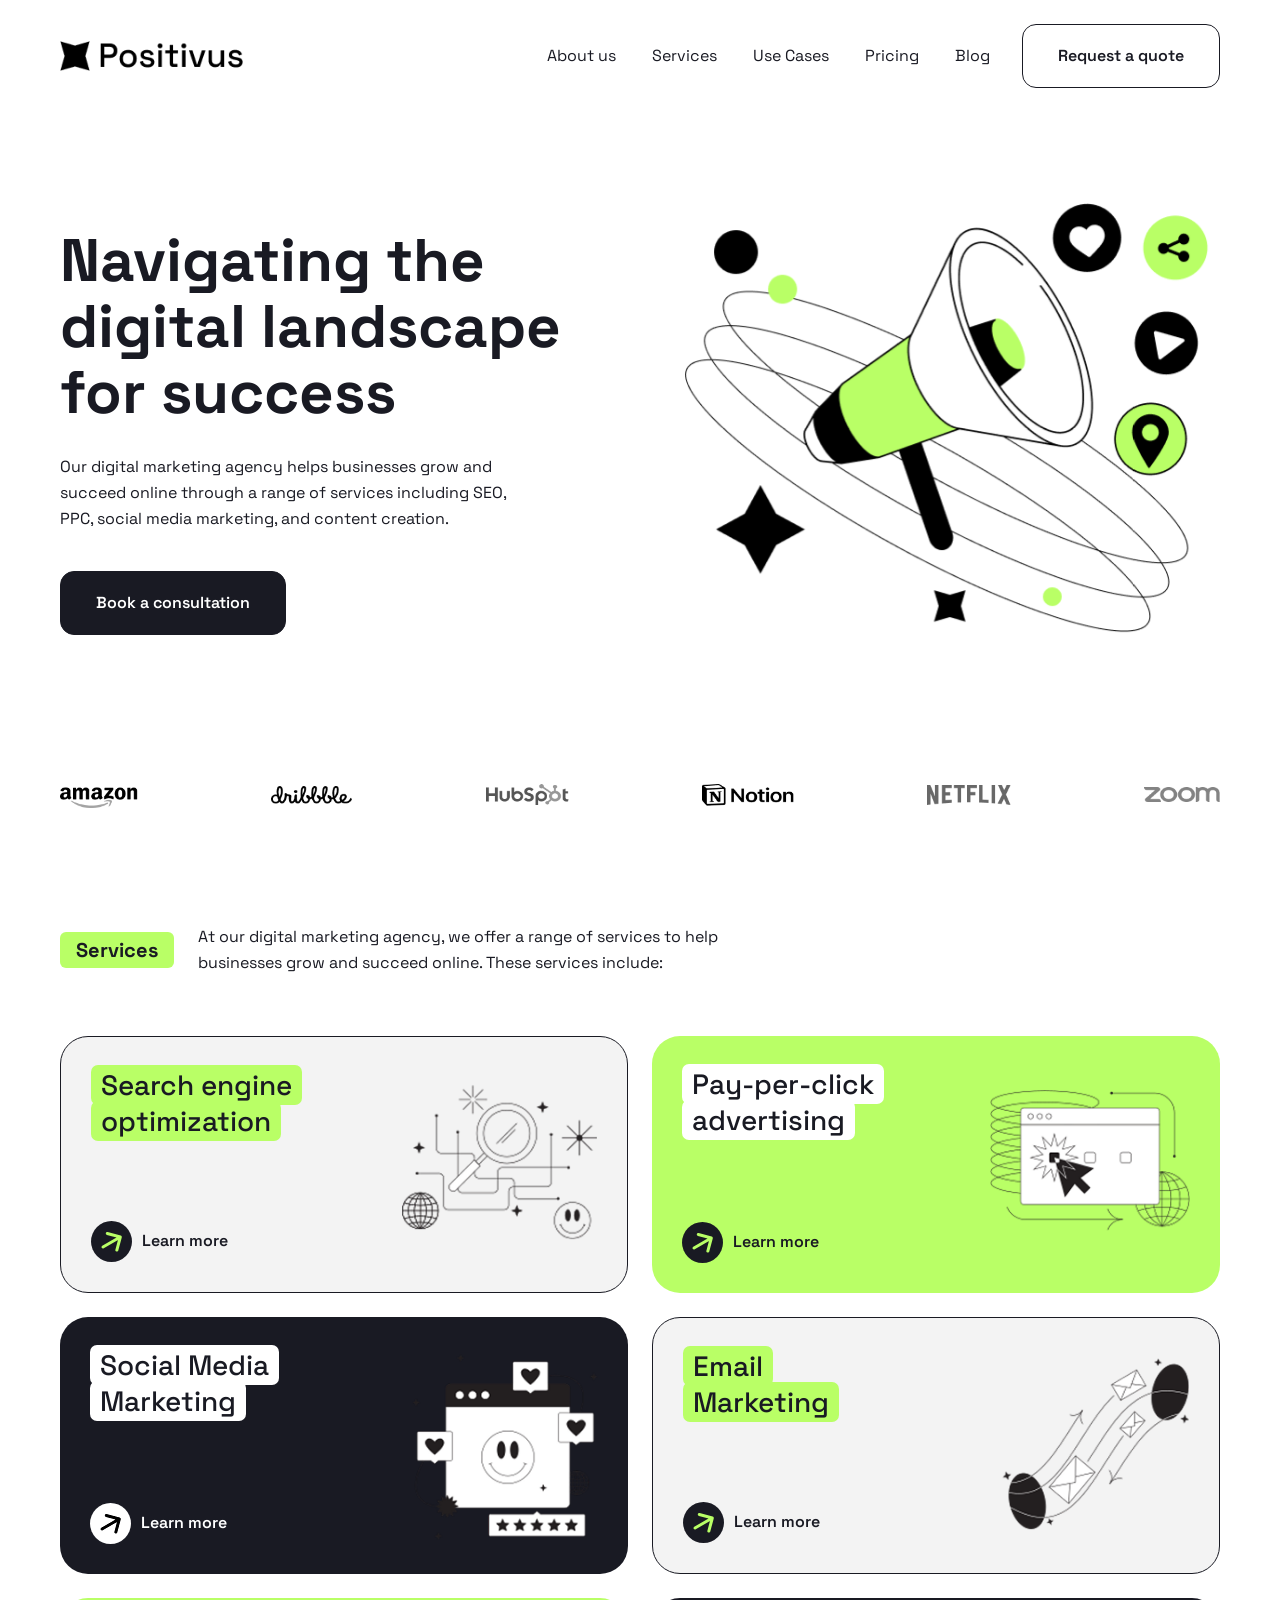
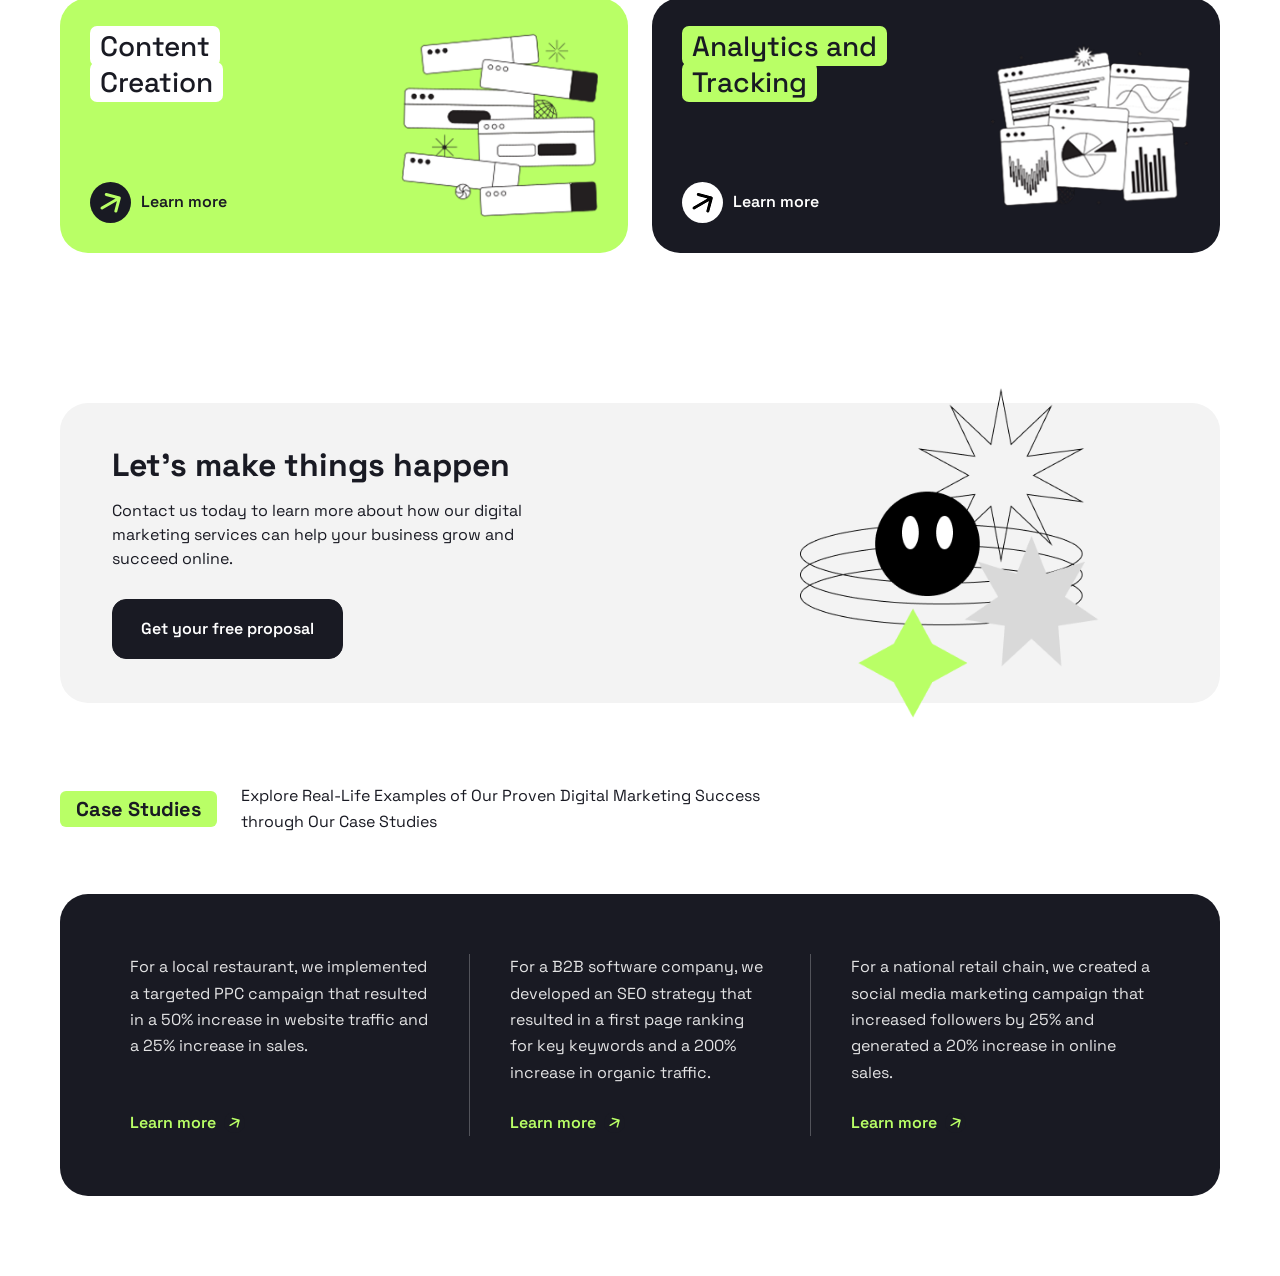
<file: parte-1/index.html>
﻿<!DOCTYPE html>
<html lang="en">

<head>
  <meta charset="UTF-8">
  <meta name="viewport" content="width=device-width, initial-scale=1.0">
  <meta name="description"
    content="Positivus Digital marketing agency helping businesses grow and succeed online through SEO, PPC, social media marketing and content creation.">
  <title>Positivus Digital Marketing Agency</title>
  <link rel="icon" href="assets/LogoIcon.png">
  <link rel="preconnect" href="https://fonts.googleapis.com">
  <link rel="preconnect" href="https://fonts.gstatic.com" crossorigin>
  <link href="https://fonts.googleapis.com/css2?family=Space+Grotesk:wght@400;500;600;700&display=swap"
    rel="stylesheet">
  <link rel="stylesheet" href="styles.css">
</head>

<body>

  <!-- â•â• NAVBAR â•â•â•â•â•â•â•â•â•â•â•â•â•â•â•â•â•â•â•â•â•â•â•â•â•â•â•â•â•â•â•â•â•â•â•â•â•â•â•â•â•â•â•â•â•â• -->
  <header class="navbar">
    <div class="wrap">
      <a href="#" class="nav-logo" aria-label="Positivus home">
        <img src="assets/Logo.png" alt="Positivus">
      </a>
      <button class="nav-toggle" type="button" aria-expanded="false" aria-controls="primary-nav-panel"
        aria-label="Open menu">
        <span class="nav-toggle-bars" aria-hidden="true">
          <span class="nav-toggle-bar"></span>
          <span class="nav-toggle-bar"></span>
          <span class="nav-toggle-bar"></span>
        </span>
      </button>
      <div class="nav-panel" id="primary-nav-panel">
        <nav aria-label="Main navigation">
          <ul class="nav-links">
            <li><a href="#">About us</a></li>
            <li><a href="#">Services</a></li>
            <li><a href="#">Use Cases</a></li>
            <li><a href="#">Pricing</a></li>
            <li><a href="#">Blog</a></li>
          </ul>
        </nav>
        <a href="#" class="btn-outline nav-cta">Request a quote</a>
      </div>
    </div>
  </header>

  <!-- â•â• HERO â•â•â•â•â•â•â•â•â•â•â•â•â•â•â•â•â•â•â•â•â•â•â•â•â•â•â•â•â•â•â•â•â•â•â•â•â•â•â•â•â•â•â•â•â•â•â• -->
  <section class="hero" aria-label="Hero">
    <div class="wrap">
      <div class="hero-left">
        <h1 class="reveal">Navigating the digital landscape for success</h1>
        <div class="hero-copy reveal" style="animation-delay:.05s">
          <p>Our digital marketing agency helps businesses grow and succeed online through a range of services including
            SEO, PPC, social media marketing, and content creation.</p>
          <a href="#" class="btn-primary">Book a consultation</a>
        </div>
      </div>
      <div class="hero-visual reveal" style="animation-delay:.15s">
        <div class="hero-visual-media">
          <img src="assets/initial.png" alt="Digital marketing illustration â€” megaphone with floating social icons">
          <a class="hero-hotspot hero-hotspot--instagram" href="https://www.instagram.com/asimov.academy/"
            target="_blank" rel="noopener noreferrer" aria-label="Open Asimov Academy on Instagram"></a>
          <a class="hero-hotspot hero-hotspot--site" href="https://asimov.academy/" target="_blank"
            rel="noopener noreferrer" aria-label="Open Asimov Academy website"></a>
          <a class="hero-hotspot hero-hotspot--youtube" href="https://www.youtube.com/@AsimovAcademy" target="_blank"
            rel="noopener noreferrer" aria-label="Open Asimov Academy on YouTube"></a>
          <a class="hero-hotspot hero-hotspot--maps" href="https://maps.app.goo.gl/E2dj1dgpMBcCJFpw9" target="_blank"
            rel="noopener noreferrer" aria-label="Open Asimov Academy location on Google Maps"></a>
        </div>
      </div>
    </div>
  </section>

  <!-- â•â• LOGO STRIP â•â•â•â•â•â•â•â•â•â•â•â•â•â•â•â•â•â•â•â•â•â•â•â•â•â•â•â•â•â•â•â•â•â•â•â•â•â•â•â•â• -->
  <div class="logo-strip" aria-label="Trusted by">
    <div class="wrap reveal">
      <img src="assets/amazon-logo.png" alt="Amazon" class="brand-img brand-img--amazon">
      <img src="assets/dribbble.png" alt="Dribbble" class="brand-img brand-img--dribbble">
      <img src="assets/hubspot.png" alt="HubSpot" class="brand-img brand-img--hubspot">
      <img src="assets/notion.png" alt="Notion" class="brand-img brand-img--notion">
      <img src="assets/netflix.png" alt="Netflix" class="brand-img brand-img--netflix">
      <img src="assets/xoom.png" alt="Zoom" class="brand-img brand-img--zoom">
    </div>
  </div>

  <!-- â•â• SERVICES â•â•â•â•â•â•â•â•â•â•â•â•â•â•â•â•â•â•â•â•â•â•â•â•â•â•â•â•â•â•â•â•â•â•â•â•â•â•â•â•â•â•â• -->
  <section class="services" aria-labelledby="services-heading">
    <div class="wrap">
      <div class="section-header reveal">
        <h2 id="services-heading" class="badge">Services</h2>
        <p>At our digital marketing agency, we offer a range of services to help businesses grow and succeed online.
          These services include:</p>
      </div>

      <div class="services-grid">

        <!-- 1 Â· White Â· SEO -->
        <article class="card card--white reveal" style="animation-delay:0s">
          <div class="card-left">
            <h3 class="card-title">
              <span class="card-title-line"><span class="hl">Search engine</span></span>
              <span class="card-title-line"><span class="hl">optimization</span></span>
            </h3>
            <a href="#" class="card-learn">
              <img src="assets/Icon.svg" alt="" aria-hidden="true" class="card-learn-icon">
              <span class="card-learn-text">Learn more</span>
            </a>
          </div>
          <div class="card-img-wrap card-img-wrap--seo">
            <img src="assets/Search-engine-optmization.png" alt="" aria-hidden="true">
          </div>
        </article>

        <!-- 2 Â· Green Â· PPC -->
        <article class="card card--green reveal" style="animation-delay:.1s">
          <div class="card-left">
            <h3 class="card-title">
              <span class="card-title-line"><span class="hl hl--white">Pay-per-click</span></span>
              <span class="card-title-line"><span class="hl hl--white">advertising</span></span>
            </h3>
            <a href="#" class="card-learn">
              <img src="assets/Icon.svg" alt="" aria-hidden="true" class="card-learn-icon">
              <span class="card-learn-text">Learn more</span>
            </a>
          </div>
          <div class="card-img-wrap card-img-wrap--ppc">
            <img src="assets/pay-per-click-advertising.png" alt="" aria-hidden="true">
          </div>
        </article>

        <!-- 3 Â· Dark Â· Social Media -->
        <article class="card card--dark reveal" style="animation-delay:.2s">
          <div class="card-left">
            <h3 class="card-title">
              <span class="card-title-line"><span class="hl hl--white">Social Media</span></span>
              <span class="card-title-line"><span class="hl hl--white">Marketing</span></span>
            </h3>
            <a href="#" class="card-learn">
              <img src="assets/Icon.svg" alt="" aria-hidden="true" class="card-learn-icon card-learn-icon--light">
              <span class="card-learn-text">Learn more</span>
            </a>
          </div>
          <div class="card-img-wrap card-img-wrap--social">
            <img src="assets/social-media-marketing.png" alt="" aria-hidden="true">
          </div>
        </article>

        <!-- 4 Â· White Â· Email Marketing -->
        <article class="card card--white reveal" style="animation-delay:.3s">
          <div class="card-left">
            <h3 class="card-title">
              <span class="card-title-line"><span class="hl">Email</span></span>
              <span class="card-title-line"><span class="hl">Marketing</span></span>
            </h3>
            <a href="#" class="card-learn">
              <img src="assets/Icon.svg" alt="" aria-hidden="true" class="card-learn-icon">
              <span class="card-learn-text">Learn more</span>
            </a>
          </div>
          <div class="card-img-wrap card-img-wrap--email">
            <img src="assets/email-marketing.png" alt="" aria-hidden="true">
          </div>
        </article>

        <!-- 5 Â· Green Â· Content Creation -->
        <article class="card card--green reveal" style="animation-delay:.4s">
          <div class="card-left">
            <h3 class="card-title">
              <span class="card-title-line"><span class="hl hl--white">Content</span></span>
              <span class="card-title-line"><span class="hl hl--white">Creation</span></span>
            </h3>
            <a href="#" class="card-learn">
              <img src="assets/Icon.svg" alt="" aria-hidden="true" class="card-learn-icon">
              <span class="card-learn-text">Learn more</span>
            </a>
          </div>
          <div class="card-img-wrap card-img-wrap--content">
            <img src="assets/content-creation.png" alt="" aria-hidden="true">
          </div>
        </article>

        <!-- 6 Â· Dark Â· Analytics -->
        <article class="card card--dark reveal" style="animation-delay:.5s">
          <div class="card-left">
            <h3 class="card-title">
              <span class="card-title-line"><span class="hl hl--green">Analytics and</span></span>
              <span class="card-title-line"><span class="hl hl--green">Tracking</span></span>
            </h3>
            <a href="#" class="card-learn">
              <img src="assets/Icon.svg" alt="" aria-hidden="true" class="card-learn-icon card-learn-icon--light">
              <span class="card-learn-text">Learn more</span>
            </a>
          </div>
          <div class="card-img-wrap card-img-wrap--analytics">
            <img src="assets/analytics-and-tracking.png" alt="" aria-hidden="true">
          </div>
        </article>

      </div>
    </div>
  </section>

  <!-- â•â• CTA BANNER â•â•â•â•â•â•â•â•â•â•â•â•â•â•â•â•â•â•â•â•â•â•â•â•â•â•â•â•â•â•â•â•â•â•â•â•â•â•â•â•â•â• -->
  <section class="cta" aria-labelledby="cta-heading">
    <div class="wrap">
      <div class="cta-inner reveal">
        <div class="cta-left">
          <h2 id="cta-heading">Let's make things happen</h2>
          <p>Contact us today to learn more about how our digital marketing services can help your business grow and
            succeed online.</p>
          <a href="#" class="btn-primary">Get your free proposal</a>
        </div>
        <div class="cta-right">
          <img src="assets/lets-make-things-happen.png" alt="">
        </div>
      </div>
    </div>
  </section>

  <!-- â•â• CASE STUDIES â•â•â•â•â•â•â•â•â•â•â•â•â•â•â•â•â•â•â•â•â•â•â•â•â•â•â•â•â•â•â•â•â•â•â•â•â•â•â•â• -->
  <section class="cases" aria-labelledby="cases-heading">
    <div class="wrap">
      <div class="section-header reveal">
        <h2 id="cases-heading" class="badge">Case Studies</h2>
        <p>Explore Real-Life Examples of Our Proven Digital Marketing Success through Our Case Studies</p>
      </div>

      <div class="cases-card reveal">
        <div class="cases-col">
          <p>For a local restaurant, we implemented a targeted PPC campaign that resulted in a 50% increase in website
            traffic and a 25% increase in sales.</p>
          <a href="#" class="cases-learn">
            <span class="cases-learn-text">Learn more</span>
            <img src="assets/Icon.svg" alt="" class="cases-icon" aria-hidden="true">
          </a>
        </div>
        <div class="cases-divider" role="separator" aria-hidden="true"></div>
        <div class="cases-col">
          <p>For a B2B software company, we developed an SEO strategy that resulted in a first page ranking for key
            keywords and a 200% increase in organic traffic.</p>
          <a href="#" class="cases-learn">
            <span class="cases-learn-text">Learn more</span>
            <img src="assets/Icon.svg" alt="" class="cases-icon" aria-hidden="true">
          </a>
        </div>
        <div class="cases-divider" role="separator" aria-hidden="true"></div>
        <div class="cases-col">
          <p>For a national retail chain, we created a social media marketing campaign that increased followers by 25%
            and generated a 20% increase in online sales.</p>
          <a href="#" class="cases-learn">
            <span class="cases-learn-text">Learn more</span>
            <img src="assets/Icon.svg" alt="" class="cases-icon" aria-hidden="true">
          </a>
        </div>
      </div>
    </div>
  </section>

  <script src="script.js"></script>

</body>

</html>
</file>
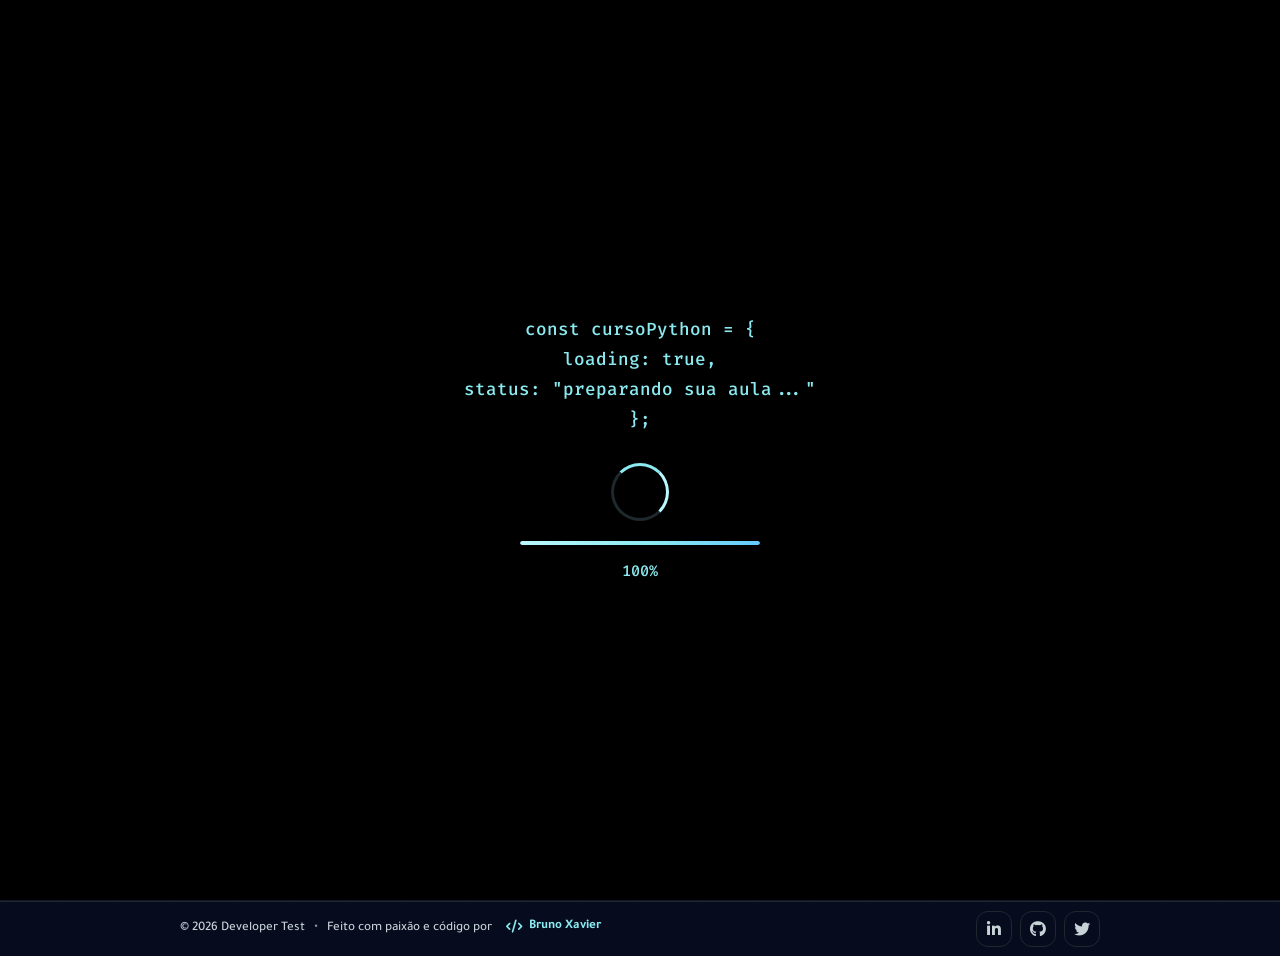
<file: parte-2/index.html>
<!DOCTYPE html>
<html lang="pt-BR" dir="ltr">

<head>
    <meta charset="UTF-8">
    <meta name="viewport" content="width=device-width, initial-scale=1.0, maximum-scale=5.0">
    <meta http-equiv="X-UA-Compatible" content="IE=edge">
    <title>Curso de Python com IA | Asimov Academy</title>

    <link rel="stylesheet" href="https://cdnjs.cloudflare.com/ajax/libs/font-awesome/6.4.0/css/all.min.css">
    <link rel="preconnect" href="https://fonts.googleapis.com">
    <link rel="preconnect" href="https://fonts.gstatic.com" crossorigin>
    <link
        href="https://fonts.googleapis.com/css2?family=Tajawal:wght@400;500;700;800&family=Fira+Code:wght@400;500;700&display=swap"
        rel="stylesheet">

    <link rel="stylesheet" href="styles.css">
</head>

<body data-theme="dark" data-lang="pt">
    <div class="loader-screen" id="loader">
        <div class="loader-content">
            <div class="loader-code-text">
                <span class="code-line" data-line="1">const cursoPython = {</span>
                <span class="code-line" data-line="2"> loading: true,</span>
                <span class="code-line" data-line="3"> status: "preparando sua aula..."</span>
                <span class="code-line" data-line="4">};</span>
            </div>
            <div class="loader-spinner-wrapper">
                <div class="loader-spinner" aria-hidden="true"></div>
            </div>
            <div class="loader-progress-wrapper" aria-hidden="true">
                <div class="loader-progress-bar" id="loaderBar"></div>
            </div>
            <div class="loader-percentage" id="loaderPercent">0%</div>
        </div>
    </div>

    <header class="main-header" id="header">
        <nav class="nav-container" aria-label="Main navigation">
            <a href="#home" class="nav-brand" aria-label="Go to home">
                <span class="brand-logo">
                    <span class="logo-text">ASIMOV</span>
                </span>
            </a>

            <div class="nav-menu" id="navMenu">
                <a href="#home" class="nav-link active" data-section="home">
                    <i class="fas fa-home" aria-hidden="true"></i>
                    <span class="nav-text" data-text-en="Curso" data-text-ar="Curso">Curso</span>
                </a>
                <a href="#about" class="nav-link" data-section="about">
                    <i class="fas fa-users" aria-hidden="true"></i>
                    <span class="nav-text" data-text-en="Comunidade" data-text-ar="Comunidade">Comunidade</span>
                </a>
                <a href="#skills" class="nav-link" data-section="skills">
                    <i class="fas fa-laptop-code" aria-hidden="true"></i>
                    <span class="nav-text" data-text-en="Projetos" data-text-ar="Projetos">Projetos</span>
                </a>
                <a href="#experience" class="nav-link" data-section="experience">
                    <i class="fas fa-certificate" aria-hidden="true"></i>
                    <span class="nav-text" data-text-en="Certificado" data-text-ar="Certificado">Certificado</span>
                </a>
                <a href="#projects" class="nav-link" data-section="projects">
                    <i class="fas fa-circle-question" aria-hidden="true"></i>
                    <span class="nav-text" data-text-en="FAQ" data-text-ar="FAQ">FAQ</span>
                </a>
                <a href="#contact" class="nav-link" data-section="contact">
                    <i class="fas fa-headset" aria-hidden="true"></i>
                    <span class="nav-text" data-text-en="Suporte" data-text-ar="Suporte">Suporte</span>
                </a>
            </div>

            <div class="nav-controls">
                <button class="lang-toggle" id="langToggle" type="button" title="Translate to English"
                    aria-label="Translate to English">
                    <i class="fas fa-language" aria-hidden="true"></i>
                    <span class="lang-text">EN</span>
                </button>
                <button class="theme-toggle" id="themeToggle" type="button" title="Toggle theme">
                    <i class="fas fa-sun" aria-hidden="true"></i>
                </button>
                <button class="menu-toggle" id="menuToggle" type="button" aria-expanded="false" aria-controls="navMenu"
                    title="Toggle menu">
                    <span></span>
                    <span></span>
                    <span></span>
                </button>
            </div>
        </nav>
    </header>

    <main class="main-content">
        <section id="home" class="hero-section">
            <div class="hero-background" aria-hidden="true">
                <div class="code-grid-bg"></div>
                <div class="floating-particles" id="particles"></div>
            </div>

            <div class="hero-container">
                <div class="hero-content">
                    <div class="hero-greeting">
                        <span class="hero-pill">CURSO PYTHON + IA</span>
                    </div>

                    <h1 class="hero-name">
                        Aprenda Python do zero e construa projetos reais com <span class="hero-highlight">IA</span>
                    </h1>

                    <p class="hero-description">
                        O curso mais pr&aacute;tico do Brasil para quem quer entrar em tecnologia sem
                        enrola&ccedil;&atilde;o.
                    </p>

                    <ul class="hero-bullets" aria-label="Beneficios do curso">
                        <li class="hero-bullet">
                            <span class="hero-bullet-icon" aria-hidden="true"><i class="fas fa-check"></i></span>
                            <span>+40 horas de conte&uacute;do direto ao ponto</span>
                        </li>
                        <li class="hero-bullet">
                            <span class="hero-bullet-icon" aria-hidden="true"><i class="fas fa-check"></i></span>
                            <span>Projetos com Python + IA desde o m&oacute;dulo 1</span>
                        </li>
                        <li class="hero-bullet">
                            <span class="hero-bullet-icon" aria-hidden="true"><i class="fas fa-check"></i></span>
                            <span>Suporte da comunidade com +20.000 alunos</span>
                        </li>
                        <li class="hero-bullet">
                            <span class="hero-bullet-icon" aria-hidden="true"><i class="fas fa-check"></i></span>
                            <span>Certificado reconhecido pelo mercado</span>
                        </li>
                    </ul>

                    <div class="hero-buttons">
                        <a href="#contact" class="btn btn-primary">
                            <span>Quero come&ccedil;ar agora</span>
                            <i class="fas fa-arrow-right" aria-hidden="true"></i>
                        </a>
                        <a href="#projects" class="btn btn-secondary">
                            <span>Ver o que vou aprender</span>
                            <i class="fas fa-play" aria-hidden="true"></i>
                        </a>
                    </div>

                    <div class="hero-proof">
                        <div class="hero-proof-avatars" aria-hidden="true">
                            <span class="hero-proof-avatar"></span>
                            <span class="hero-proof-avatar"></span>
                            <span class="hero-proof-avatar"></span>
                        </div>
                        <p><strong>+20.000 alunos</strong> aprendendo com a comunidade Asimov.</p>
                    </div>
                </div>

                <div class="hero-image-wrapper">
                    <div class="hero-image-container">
                        <div class="profile-image-glow"></div>
                        <div class="profile-image-frame">
                            <div class="profile-image" id="profileImage" aria-hidden="true">
                                <i class="fab fa-python"></i>
                            </div>
                        </div>
                        <div class="floating-badge badge-1">
                            <i class="fas fa-brain" aria-hidden="true"></i>
                            <div class="badge-content">
                                <span class="badge-title">Python + IA</span>
                                <span class="badge-libs">Projetos pr&aacute;ticos desde a primeira trilha</span>
                            </div>
                        </div>
                        <div class="floating-badge badge-2">
                            <i class="fas fa-users" aria-hidden="true"></i>
                            <div class="badge-content">
                                <span class="badge-title">Comunidade ativa</span>
                                <span class="badge-libs">+20.000 alunos para evoluir com voc&ecirc;</span>
                            </div>
                        </div>
                        <div class="floating-badge badge-3">
                            <i class="fas fa-certificate" aria-hidden="true"></i>
                            <div class="badge-content">
                                <span class="badge-title">Certificado</span>
                                <span class="badge-libs">Reconhecido pelo mercado e focado em aplica&ccedil;&atilde;o
                                    real</span>
                            </div>
                        </div>
                    </div>
                </div>
            </div>

        </section>
    </main>

    <footer class="main-footer">
        <div class="footer-container">
            <div class="footer-content">
                <div class="footer-text-wrapper">
                    <p class="footer-text">
                        <span class="footer-copyright">© 2026 Developer Test</span>
                        <span class="footer-divider">•</span>
                        <span class="footer-built">Built with passion and code by </span>
                    </p>
                    <p class="footer-author">
                        <a href="https://www.linkedin.com/in/brunovx6/" target="_blank" rel="noopener noreferrer"
                            class="footer-author-link">
                            <i class="fas fa-code" aria-hidden="true"></i>
                            <span>Bruno Xavier</span>
                        </a>
                    </p>
                </div>
                <div class="footer-social">
                    <a href="https://www.linkedin.com/school/asimov-academy/" target="_blank" rel="noopener noreferrer"
                        class="footer-social-link" aria-label="LinkedIn">
                        <i class="fab fa-linkedin-in" aria-hidden="true"></i>
                    </a>
                    <a href="https://github.com/asimov-academy" class="footer-social-link" title="GitHub"
                        aria-label="GitHub">
                        <i class="fab fa-github" aria-hidden="true"></i>
                    </a>
                    <a href="https://x.com/asimovacademy" class="footer-social-link" title="Twitter"
                        aria-label="Twitter">
                        <i class="fab fa-twitter" aria-hidden="true"></i>
                    </a>
                </div>
            </div>
        </div>
    </footer>

    <script src="script.js"></script>
</body>

</html>
</file>
<file: parte-1/styles.css>
﻿    /* â”€â”€â”€ Reset â”€â”€â”€ */
    *,
    *::before,
    *::after {
      box-sizing: border-box;
      margin: 0;
      padding: 0;
    }

    /* â”€â”€â”€ Design tokens â”€â”€â”€ */
    :root {
      --accent: #B9FF66;
      --dark: #191A23;
      --light: #F3F3F3;
      --white: #FFFFFF;
      --r-card: 28px;
      --r-btn: 14px;
      --sv: 80px;
      --sh: 60px;
    }

    /* â”€â”€â”€ Base â”€â”€â”€ */
    html {
      scroll-behavior: smooth;
    }

    body {
      font-family: "Space Grotesk", sans-serif;
      font-size: 16px;
      line-height: 1.6;
      color: var(--dark);
      background: var(--white);
      overflow-x: hidden;
    }

    a {
      text-decoration: none;
    }

    img {
      display: block;
      max-width: 100%;
      height: auto;
    }

    /* â”€â”€â”€ Typography scale (design-system.md) â”€â”€â”€ */
    h1 {
      font-size: 3.75rem;
      font-weight: 700;
      line-height: 1.1;
    }

    /* 60px */
    h2 {
      font-size: 2.5rem;
      font-weight: 700;
      line-height: 1.2;
    }

    /* 40px */
    h3 {
      font-size: 1.75rem;
      font-weight: 700;
      line-height: 1.25;
    }

    /* 28px */

    /* â”€â”€â”€ Container â”€â”€â”€ */
    .wrap {
      max-width: 1280px;
      margin-inline: auto;
      padding-inline: var(--sh);
    }

    /* â”€â”€â”€ Badge â”€â”€â”€ */
    .badge {
      display: inline-block;
      background: var(--accent);
      border-radius: 6px;
      padding: 2px 10px;
      font-weight: 700;
      line-height: 1.4;
    }

    /* â”€â”€â”€ Buttons â”€â”€â”€ */
    .btn-primary,
    .btn-outline {
      display: inline-block;
      border-radius: var(--r-btn);
      padding: 18px 35px;
      font-family: inherit;
      font-size: 1rem;
      font-weight: 600;
      cursor: pointer;
      border: 1px solid var(--dark);
      transition: opacity .2s ease, background .2s ease, color .2s ease;
    }

    .btn-primary {
      background: var(--dark);
      color: var(--white);
    }

    .btn-primary:hover {
      opacity: .82;
    }

    .btn-outline {
      background: var(--white);
      color: var(--dark);
    }

    .btn-outline:hover {
      background: var(--dark);
      color: var(--white);
    }

    /* â”€â”€â”€ Section header â”€â”€â”€ */
    .section-header {
      display: flex;
      align-items: center;
      gap: 24px;
      margin-bottom: 60px;
    }

    .section-header .badge {
      font-size: 1.25rem;
      padding: 4px 16px;
      white-space: nowrap;
    }

    .section-header p {
      max-width: 560px;
    }

    /* â”€â”€â”€ Scroll-reveal â”€â”€â”€ */
    .reveal {
      opacity: 0;
      transform: translateY(30px);
    }

    .reveal.visible {
      animation: fadeInUp .5s ease forwards;
    }

    @keyframes fadeInUp {
      from {
        opacity: 0;
        transform: translateY(30px);
      }

      to {
        opacity: 1;
        transform: translateY(0);
      }
    }

    /* â•â•â•â•â•â•â•â•â•â•â•â•â•â•â•â•â•â•â•â•â•â•â•â•â•â•â•â•â•â•
       NAVBAR
    â•â•â•â•â•â•â•â•â•â•â•â•â•â•â•â•â•â•â•â•â•â•â•â•â•â•â•â•â•â• */
    .navbar {
      padding-block: 24px;
      position: relative;
      z-index: 20;
    }

    .navbar .wrap {
      display: flex;
      align-items: center;
      justify-content: space-between;
      gap: 24px;
      position: relative;
    }

    .nav-logo {
      display: flex;
      align-items: center;
      flex-shrink: 0;
    }

    .nav-logo img {
      display: block;
      width: auto;
      height: 30px;
      object-fit: contain;
    }

    .nav-panel {
      margin-left: auto;
      display: flex;
      align-items: center;
      gap: 32px;
    }

    .nav-links {
      display: flex;
      list-style: none;
      gap: 36px;
    }

    .nav-links a {
      font-size: 1rem;
      color: var(--dark);
      transition: opacity .2s;
    }

    .nav-links a:hover {
      opacity: .6;
    }

    .nav-cta {
      white-space: nowrap;
    }

    .nav-toggle {
      display: none;
      appearance: none;
      border: 1px solid var(--dark);
      background: var(--white);
      color: var(--dark);
      border-radius: 16px;
      width: 52px;
      height: 52px;
      padding: 0;
      cursor: pointer;
      flex-shrink: 0;
    }

    .nav-toggle-bars {
      display: flex;
      flex-direction: column;
      align-items: center;
      justify-content: center;
      gap: 5px;
    }

    .nav-toggle-bar {
      width: 20px;
      height: 2px;
      background: currentColor;
      border-radius: 999px;
      transition: transform .2s ease, opacity .2s ease;
    }

    .navbar.is-open .nav-toggle-bar:nth-child(1) {
      transform: translateY(7px) rotate(45deg);
    }

    .navbar.is-open .nav-toggle-bar:nth-child(2) {
      opacity: 0;
    }

    .navbar.is-open .nav-toggle-bar:nth-child(3) {
      transform: translateY(-7px) rotate(-45deg);
    }

    /* â•â•â•â•â•â•â•â•â•â•â•â•â•â•â•â•â•â•â•â•â•â•â•â•â•â•â•â•â•â•
       HERO
    â•â•â•â•â•â•â•â•â•â•â•â•â•â•â•â•â•â•â•â•â•â•â•â•â•â•â•â•â•â• */
    .hero .wrap {
      display: grid;
      grid-template-columns: 1fr 1fr;
      align-items: center;
      gap: 40px;
      padding-block: var(--sv);
    }

    .hero-left {
      display: flex;
      flex-direction: column;
    }

    .hero-copy {
      max-width: 460px;
    }

    .hero h1 {
      margin-bottom: 28px;
    }

    .hero p {
      margin-bottom: 40px;
      max-width: 460px;
    }

    .hero-visual {
      display: flex;
      justify-content: flex-end;
      align-items: center;
    }

    .hero-visual-media {
      position: relative;
      width: min(100%, 601px);
    }

    .hero-visual img {
      width: 100%;
      max-width: 100%;
      object-fit: contain;
    }

    .hero-hotspot {
      position: absolute;
      display: block;
      transform: translate(-50%, -50%);
      border-radius: 50%;
      z-index: 2;
    }

    .hero-hotspot--instagram {
      left: 76.2%;
      top: 12.1%;
      width: 10.5%;
      aspect-ratio: 1;
    }

    .hero-hotspot--site {
      left: 91.3%;
      top: 11.2%;
      width: 13%;
      aspect-ratio: 1;
    }

    .hero-hotspot--youtube {
      left: 89.9%;
      top: 35.2%;
      width: 10.5%;
      aspect-ratio: 1;
    }

    .hero-hotspot--maps {
      left: 87.8%;
      top: 53.3%;
      width: 12%;
      aspect-ratio: 1;
    }

    .hero-hotspot:focus-visible {
      outline: 2px solid var(--dark);
      outline-offset: 4px;
    }

    /* â•â•â•â•â•â•â•â•â•â•â•â•â•â•â•â•â•â•â•â•â•â•â•â•â•â•â•â•â•â•
       LOGO STRIP
    â•â•â•â•â•â•â•â•â•â•â•â•â•â•â•â•â•â•â•â•â•â•â•â•â•â•â•â•â•â• */
    .logo-strip {
      background: var(--white);
      padding-block: 28px 34px;
    }

    .logo-strip .wrap {
      display: flex;
      justify-content: space-between;
      align-items: center;
      gap: clamp(18px, 2.4vw, 40px);
    }

    .brand-img {
      display: block;
      width: auto;
      height: auto;
      max-width: 100%;
      object-fit: contain;
      flex-shrink: 0;
      filter: grayscale(1);
    }

    .brand-img--amazon {
      height: 30px;
      filter: grayscale(1);
      opacity: 1;
    }

    .brand-img--dribbble {
      height: 18px;
      filter: grayscale(1) brightness(.24);
      opacity: 1;
    }

    .brand-img--hubspot {
      height: 31px;
      filter: grayscale(1) contrast(.78) brightness(1.05);
      opacity: 1;
    }

    .brand-img--notion {
      height: 22px;
      filter: grayscale(1) brightness(.18);
      opacity: 1;
    }

    .brand-img--netflix {
      height: 20px;
      filter: grayscale(1) contrast(.7) brightness(1.18);
      opacity: 1;
    }

    .brand-img--zoom {
      height: 15px;
      filter: grayscale(1) contrast(.78) brightness(1.02);
      opacity: 1;
    }

    /* â•â•â•â•â•â•â•â•â•â•â•â•â•â•â•â•â•â•â•â•â•â•â•â•â•â•â•â•â•â•
       SERVICES
    â•â•â•â•â•â•â•â•â•â•â•â•â•â•â•â•â•â•â•â•â•â•â•â•â•â•â•â•â•â• */
    .services .wrap {
      padding-block: var(--sv);
    }

    .services-grid {
      display: grid;
      grid-template-columns: repeat(2, 1fr);
      gap: 24px;
    }

    /* â”€â”€â”€ Card shell â”€â”€â”€ */
    .card {
      border-radius: var(--r-card);
      padding: 30px;
      min-height: 255px;
      display: flex;
      flex-direction: row;
      justify-content: space-between;
      align-items: stretch;
      gap: 20px;
      transition: transform .3s ease, box-shadow .3s ease;
    }

    .card--white {
      background: var(--light);
      border: 1px solid var(--dark);
    }

    .card--green {
      background: var(--accent);
      border: none;
    }

    .card--dark {
      background: var(--dark);
      border: none;
      color: var(--white);
    }

    .card--white:hover,
    .card--green:hover {
      transform: translateY(-6px);
      box-shadow: 6px 6px 0 var(--dark);
    }

    .card--dark:hover {
      transform: translateY(-6px);
      box-shadow: 6px 6px 0 var(--accent);
    }

    /* â”€â”€â”€ Card left column: title top, learn-more bottom â”€â”€â”€ */
    .card-left {
      flex: 1 1 auto;
      display: flex;
      flex-direction: column;
      justify-content: space-between;
      align-self: stretch;
      min-width: 0;
      /* prevent flex overflow on narrow containers */
    }

    /* â”€â”€â”€ Card title badge highlights â”€â”€â”€ */
    .card-title {
      font-size: 1.75rem;
      font-weight: 700;
      line-height: 1.3;
    }

    .card-title-line {
      display: block;
    }

    .card-title .hl {
      display: inline;
      background: var(--accent);
      border-radius: 7px;
      padding: 2px 10px;
      font-weight: 500;
      box-decoration-break: clone;
      -webkit-box-decoration-break: clone;
    }

    .card-title .hl--dark {
      background: var(--dark);
      color: var(--white);
    }

    .card-title .hl--white {
      background: var(--white);
      color: var(--dark);
    }

    .card-title .hl--green {
      background: var(--accent);
      color: var(--dark);
    }

    /* â”€â”€â”€ Learn more â”€â”€â”€ */
    .card-learn {
      display: inline-flex;
      align-items: center;
      gap: 10px;
      font-weight: 600;
      color: var(--dark);
      width: fit-content;
      transition: gap .2s ease;
    }

    .card--dark .card-learn {
      color: var(--white);
    }

    .card-learn:hover {
      gap: 16px;
    }

    .card-learn:hover .card-learn-text {
      text-decoration: underline;
    }

    .card-learn-icon {
      width: 41px;
      height: 41px;
      flex-shrink: 0;
      transition: transform .2s ease;
    }

    .card-learn:hover .card-learn-icon {
      transform: translateX(4px);
    }

    .card-learn-icon--light {
      filter: grayscale(1) invert(1) contrast(1.5);
    }

    /*
     * â”€â”€â”€ Card illustration wrapper â”€â”€â”€â”€â”€â”€â”€â”€â”€â”€â”€â”€â”€â”€â”€â”€â”€â”€â”€â”€â”€â”€â”€â”€â”€â”€â”€
     * Fixed bounding box so ALL cards have identical height
     * regardless of each image's natural aspect ratio.
     * Width â‰ˆ 38% of the inner card content area at 1440px viewport.
     * Height drives the card total height: 30px + 195px + 30px = 255px.
     * â”€â”€â”€â”€â”€â”€â”€â”€â”€â”€â”€â”€â”€â”€â”€â”€â”€â”€â”€â”€â”€â”€â”€â”€â”€â”€â”€â”€â”€â”€â”€â”€â”€â”€â”€â”€â”€â”€â”€â”€â”€â”€â”€â”€â”€â”€â”€â”€â”€â”€â”€â”€â”€â”€â”€â”€â”€â”€
     */
    .card-img-wrap {
      --card-visual-height: 172px;
      --card-visual-shift-y: 0px;
      width: 200px;
      min-height: 195px;
      flex-shrink: 0;
      display: flex;
      align-self: stretch;
      align-items: center;
      justify-content: flex-end;
    }

    .card-img-wrap img {
      max-width: 100%;
      max-height: var(--card-visual-height);
      width: auto;
      height: auto;
      object-fit: contain;
      display: block;
      transform: translateY(var(--card-visual-shift-y));
    }

    .card-img-wrap--seo {
      --card-visual-height: 158px;
      --card-visual-shift-y: -2px;
    }

    .card-img-wrap--ppc {
      --card-visual-height: 150px;
      --card-visual-shift-y: -4px;
    }

    .card-img-wrap--social {
      --card-visual-height: 186px;
      --card-visual-shift-y: 2px;
    }

    .card-img-wrap--email {
      --card-visual-height: 172px;
      --card-visual-shift-y: -1px;
    }

    .card-img-wrap--content {
      --card-visual-height: 184px;
    }

    .card-img-wrap--analytics {
      --card-visual-height: 170px;
    }

    /* â•â•â•â•â•â•â•â•â•â•â•â•â•â•â•â•â•â•â•â•â•â•â•â•â•â•â•â•â•â•
       CTA BANNER
    â•â•â•â•â•â•â•â•â•â•â•â•â•â•â•â•â•â•â•â•â•â•â•â•â•â•â•â•â•â• */
    .cta .wrap {
      padding-block: 70px var(--sv);
    }

    .cta-inner {
      background: var(--light);
      border-radius: var(--r-card);
      padding: 44px 52px;
      display: grid;
      grid-template-columns: minmax(0, 1fr) 320px;
      gap: 24px;
      align-items: center;
      overflow: visible;
      position: relative;
    }

    .cta-left {
      max-width: 520px;
    }

    .cta-left h2 {
      font-size: 2rem;
      line-height: 1.15;
      margin-bottom: 16px;
    }

    .cta-left p {
      max-width: 430px;
      margin-bottom: 28px;
      line-height: 1.5;
    }

    .cta .btn-primary {
      min-width: 210px;
      padding: 16px 28px;
      text-align: center;
    }

    .cta-right img {
      position: absolute;
      top: -15px;
      right: 120px;
      height: calc(100% + 30px);
      width: auto;
      object-fit: contain;
      display: block;
    }

    /* â•â•â•â•â•â•â•â•â•â•â•â•â•â•â•â•â•â•â•â•â•â•â•â•â•â•â•â•â•â•
       CASE STUDIES
    â•â•â•â•â•â•â•â•â•â•â•â•â•â•â•â•â•â•â•â•â•â•â•â•â•â•â•â•â•â• */
    .cases .wrap {
      padding-block: 0 var(--sv);
    }

    .cases-card {
      background: var(--dark);
      border-radius: var(--r-card);
      padding: 60px 70px;
      display: grid;
      grid-template-columns: 1fr 1px 1fr 1px 1fr;
      color: var(--white);
    }

    .cases-divider {
      background: rgba(255, 255, 255, .25);
    }

    .cases-col {
      padding-inline: 40px;
      display: flex;
      flex-direction: column;
      justify-content: space-between;
      gap: 24px;
    }

    .cases-col:first-child {
      padding-left: 0;
    }

    .cases-col:last-child {
      padding-right: 0;
    }

    .cases-col p {
      font-size: 1rem;
      line-height: 1.65;
      color: rgba(255, 255, 255, .88);
    }

    .cases-learn {
      display: inline-flex;
      align-items: center;
      gap: 8px;
      color: var(--accent);
      font-weight: 600;
      width: fit-content;
      transition: gap .2s ease;
    }

    .cases-learn:hover {
      gap: 14px;
    }

    .cases-learn:hover .cases-learn-text {
      text-decoration: underline;
    }

    .cases-icon {
      width: 21px;
      height: 21px;
      flex: 0 0 21px;
      transition: transform .2s ease;
    }

    .cases-learn:hover .cases-icon {
      transform: translateX(4px);
    }

    /* â•â•â•â•â•â•â•â•â•â•â•â•â•â•â•â•â•â•â•â•â•â•â•â•â•â•â•â•â•â•
       RESPONSIVE â‰¤ 1024px (tablet)
    â•â•â•â•â•â•â•â•â•â•â•â•â•â•â•â•â•â•â•â•â•â•â•â•â•â•â•â•â•â• */
    @media (max-width: 1024px) {
      .card-img-wrap {
        width: 160px;
        height: 155px;
      }

      .cta .wrap {
        padding-block-start: 50px;
      }

      .cta-inner {
        grid-template-columns: minmax(0, 1fr) 260px;
        padding: 38px 42px;
        gap: 20px;
      }

      .cta-left h2 {
        font-size: 1.75rem;
      }

      .cta-right img {
        top: -15px;
        right: 10px;
        height: calc(100% + 30px);
      }
    }

    /* â•â•â•â•â•â•â•â•â•â•â•â•â•â•â•â•â•â•â•â•â•â•â•â•â•â•â•â•â•â•
       RESPONSIVE â‰¤ 768px (mobile)
    â•â•â•â•â•â•â•â•â•â•â•â•â•â•â•â•â•â•â•â•â•â•â•â•â•â•â•â•â•â• */
    @media (max-width: 768px) {
      :root {
        --sh: 20px;
        --sv: 56px;
      }

      .wrap {
        padding-inline: var(--sh);
      }

      /* Navbar */
      .navbar .wrap {
        flex-wrap: nowrap;
        justify-content: space-between;
        gap: 12px;
      }

      .nav-logo img {
        height: 28px;
      }

      .nav-toggle {
        display: inline-flex;
        align-items: center;
        justify-content: center;
      }

      .nav-panel {
        position: absolute;
        top: calc(100% + 12px);
        left: var(--sh);
        right: var(--sh);
        display: none;
        flex-direction: column;
        align-items: stretch;
        gap: 16px;
        padding: 18px;
        background: var(--white);
        border: 1px solid var(--dark);
        border-radius: 24px;
        box-shadow: 0 24px 60px rgba(25, 26, 35, .12);
      }

      .navbar.is-open .nav-panel {
        display: flex;
      }

      .nav-panel nav {
        width: 100%;
      }

      .nav-links {
        flex-direction: column;
        align-items: stretch;
        gap: 0;
      }

      .nav-links a {
        display: block;
        padding: 10px 0;
        text-align: center;
      }

      .nav-cta {
        width: 100%;
        text-align: center;
      }

      /* Hero */
      .hero .wrap {
        grid-template-columns: 1fr;
        gap: 24px;
      }

      .hero-left {
        display: contents;
      }

      .hero h1 {
        font-size: 2.5rem;
        margin-bottom: 0;
        order: 1;
        text-align: center;
      }

      .hero-visual {
        order: 2;
        justify-content: center;
      }

      .hero-visual img {
        margin-inline: auto;
      }

      .hero-visual-media {
        width: min(100%, 320px);
      }

      .hero-copy {
        order: 3;
        max-width: none;
      }

      .hero-copy p {
        text-align: center;
        margin-bottom: 24px;
      }

      .hero-copy .btn-primary {
        width: 100%;
        text-align: center;
      }

      /* Logo strip */
      .logo-strip {
        padding-block: 22px 28px;
      }

      .logo-strip .wrap {
        justify-content: center;
        gap: 22px 30px;
        flex-wrap: wrap;
      }

      .brand-img--amazon {
        height: 24px;
      }

      .brand-img--dribbble {
        height: 18px;
      }

      .brand-img--hubspot {
        height: 24px;
      }

      .brand-img--notion {
        height: 20px;
      }

      .brand-img--netflix {
        height: 24px;
      }

      .brand-img--zoom {
        height: 18px;
      }

      /* Section header */
      .section-header {
        flex-direction: column;
        align-items: center;
        gap: 12px;
        margin-bottom: 32px;
        text-align: center;
      }

      .section-header .badge {
        margin-inline: auto;
      }

      .section-header p {
        max-width: 520px;
      }

      /* Services â€” single column, card flips to column layout */
      .services-grid {
        grid-template-columns: 1fr;
      }

      .card {
        min-height: 240px;
        position: relative;
        flex-direction: column;
        align-items: flex-start;
        gap: 16px;
        padding: 40px;
      }

      .card-left {
        width: 100%;
        gap: 14px;
        display: flex;
        flex-direction: column;
        justify-content: space-between;
      }

      .card-title {
        font-size: 1.375rem;
      }

      .card-learn {
        left: 24px;
        bottom: 24px;
      }

      .card-img-wrap {
        width: min(160px, 44vw);
        height: 120px;
        min-height: 120px;
        align-self: flex-end;
        align-items: flex-end;
        position: absolute;
        top: 85px;
      }

      .card-img-wrap img {
        max-height: 100%;
        transform: none;
      }

      /* CTA */
      .cta-inner {
        grid-template-columns: 1fr;
        padding: 34px 24px;
        gap: 22px;
      }

      .cta-left {
        max-width: none;
      }

      .cta-left h2 {
        font-size: 1.75rem;
        text-align: center;
      }

      .cta-left p {
        margin-bottom: 24px;
        text-align: center;
      }

      .cta .wrap {
        padding-block-start: 0;
      }

      .cta .btn-primary {
        width: 100%;
        min-width: 0;
      }

      .cta-right {
        display: none;
      }

      /* Case studies */
      .cases-card {
        display: flex;
        gap: 16px;
        background: transparent;
        border-radius: 0;
        padding: 0 var(--sh) 8px;
        margin-inline: calc(var(--sh) * -1);
        overflow-x: auto;
        overflow-y: hidden;
        scroll-snap-type: x proximity;
        scroll-padding-inline: var(--sh);
        scrollbar-width: none;
      }

      .cases-card::-webkit-scrollbar {
        display: none;
      }

      .cases-divider {
        display: none;
      }

      .cases-col {
        flex: 0 0 82%;
        min-height: 230px;
        background: var(--dark);
        border-radius: var(--r-card);
        padding: 28px 24px;
        border: none;
        scroll-snap-align: start;
      }

      .cases-col:last-child {
        padding: 28px 24px;
      }

      .cases-col:first-child {
        padding: 28px 24px;
      }
    }
</file>
<file: parte-2/styles.css>
:root {
    --primary: #8beaf0;
    --cyan: #b9f9ff;
    --purple: #ffffff;
    --bg: #0f172a;
    --bg-elevated: #000000;
    --panel: #111618;
    --panel-hover: #171d20;
    --border: #1f292d;
    --text: #ffffff;
    --text-soft: #c8d3d8;
    --text-muted: #8ea0a8;
    --gradient: linear-gradient(135deg, #b9f9ff 0%, #8beaf0 55%, #62c9ff 100%);
    --shadow-glow: 0 16px 40px rgba(139, 234, 240, 0.2);
    --transition: 0.2s ease;
    --header-height: 84px;
    --page-shell: 1560px;
}

body[data-theme="light"] {
    --bg: aliceblue;
    --bg-elevated: #f7fbfc;
    --panel: #ffffff;
    --panel-hover: #eef8fa;
    --border: #d7e5e8;
    --text: #071013;
    --text-soft: #3b4a50;
    --text-muted: #708087;
    --shadow-glow: 0 16px 40px rgba(139, 234, 240, 0.18);
}

* {
    box-sizing: border-box;
    margin: 0;
    padding: 0;
    -webkit-tap-highlight-color: transparent;
}

html {
    scroll-behavior: smooth;
}

body {
    min-height: 100vh;
    height: 100vh;
    font-family: "Tajawal", sans-serif;
    font-weight: 500;
    background: var(--bg);
    color: var(--text);
    line-height: 1.7;
    display: flex;
    flex-direction: column;
    overflow: hidden;
    transition: background var(--transition), color var(--transition);
    -webkit-font-smoothing: antialiased;
    -moz-osx-font-smoothing: grayscale;
    text-rendering: optimizeLegibility;
}

a {
    color: inherit;
    text-decoration: none;
}

button {
    font: inherit;
}

img {
    display: block;
    max-width: 100%;
    height: auto;
}

[dir="rtl"] {
    text-align: right;
}

[dir="rtl"] .nav-link,
[dir="rtl"] .hero-greeting,
[dir="rtl"] .btn,
[dir="rtl"] .footer-author-link {
    flex-direction: row-reverse;
}

[dir="rtl"] .hero-buttons,
[dir="rtl"] .hero-proof,
[dir="rtl"] .nav-controls {
    flex-direction: row-reverse;
}

[dir="rtl"] .nav-brand {
    left: auto;
    right: 0;
}

[dir="rtl"] .nav-controls {
    right: auto;
    left: 0;
}

.loader-screen {
    position: fixed;
    inset: 0;
    z-index: 1000;
    display: grid;
    place-items: center;
    background: var(--bg-elevated);
    transition: opacity 0.45s ease, visibility 0.45s ease;
}

.loader-screen.hidden {
    opacity: 0;
    visibility: hidden;
    pointer-events: none;
}

.loader-content {
    text-align: center;
    padding: 2rem;
}

.loader-code-text,
.loader-percentage {
    font-family: "Fira Code", monospace;
}

.loader-code-text {
    color: var(--primary);
    font-size: 1.1rem;
    margin-bottom: 1.75rem;
}

.code-line {
    display: block;
    opacity: 0;
    transform: translateY(12px);
    animation: fade-in-up 0.45s ease forwards;
}

.code-line[data-line="1"] {
    animation-delay: 0.08s;
}

.code-line[data-line="2"] {
    animation-delay: 0.18s;
}

.code-line[data-line="3"] {
    animation-delay: 0.28s;
}

.code-line[data-line="4"] {
    animation-delay: 0.38s;
}

.loader-spinner-wrapper {
    margin: 1.75rem 0 1.25rem;
}

.loader-spinner {
    width: 58px;
    height: 58px;
    margin: 0 auto;
    border: 3px solid var(--border);
    border-top-color: var(--primary);
    border-right-color: var(--cyan);
    border-radius: 999px;
    animation: spin 0.9s linear infinite;
}

.loader-progress-wrapper {
    width: min(240px, 100%);
    height: 4px;
    margin: 0 auto;
    overflow: hidden;
    border-radius: 999px;
    background: var(--border);
}

.loader-progress-bar {
    width: 0;
    height: 100%;
    border-radius: inherit;
    background: var(--gradient);
    box-shadow: 0 0 14px rgba(192, 132, 252, 0.45);
    transition: width 0.12s linear;
}

.loader-percentage {
    margin-top: 0.9rem;
    color: var(--primary);
    font-size: 0.95rem;
}

.main-header {
    top: 0;
    left: 0;
    flex: 0 0 auto;
    border-bottom: 1px solid transparent;
    background: rgba(10, 14, 39, 0.8);
    backdrop-filter: blur(20px);
    transition: background var(--transition), border-color var(--transition), box-shadow var(--transition);
    width: 100%;
}

body[data-theme="light"] .main-header {
    background: rgba(255, 255, 255, 0.78);
}

.main-header.scrolled {
    border-color: var(--border);
    box-shadow: 0 14px 28px rgba(2, 6, 23, 0.14);
}

.hero-container,
.footer-container {
    width: min(calc(100% - clamp(1.5rem, 3vw, 4rem)), var(--page-shell));
    margin: 0 auto;
}

.nav-container {
    position: relative;
    min-height: var(--header-height);
    display: flex;
    align-items: center;
    justify-content: space-around;
    gap: 1rem;
}

.brand-logo {
    display: inline-flex;
    align-items: center;
    gap: 0.15rem;
    font-family: "Tajawal", sans-serif;
    font-size: 1.75rem;
    font-weight: 800;
    letter-spacing: 0.08em;
}

.logo-bracket {
    color: var(--purple);
}

.logo-text {
    background: var(--gradient);
    background-clip: text;
    -webkit-background-clip: text;
    color: transparent;
    -webkit-text-fill-color: transparent;
}

.nav-menu {
    display: flex;
    align-items: center;
    gap: 0.4rem;
}

.nav-link {
    position: relative;
    display: inline-flex;
    align-items: center;
    gap: 0.5rem;
    padding: 0.7rem 0.95rem;
    border-radius: 12px;
    color: var(--text-soft);
    font-weight: 700;
    transition: color var(--transition), background var(--transition);
}

.nav-link::after {
    content: "";
    position: absolute;
    inset-inline: 0.95rem;
    bottom: 0.35rem;
    height: 2px;
    border-radius: 999px;
    background: var(--gradient);
    transform: scaleX(0);
    transform-origin: center;
    transition: transform var(--transition);
}

.nav-link:hover,
.nav-link.active {
    color: var(--primary);
    background: rgba(255, 255, 255, 0.03);
}

.nav-link.active::after {
    transform: scaleX(1);
}

.nav-controls {
    display: flex;
    align-items: center;
    gap: 0.75rem;
}

.lang-toggle,
.theme-toggle,
.menu-toggle {
    display: inline-flex;
    align-items: center;
    justify-content: center;
    gap: 0.45rem;
    border: 1px solid var(--border);
    background: var(--panel);
    color: var(--text);
    border-radius: 12px;
    cursor: pointer;
    transition: background var(--transition), color var(--transition), border-color var(--transition), transform var(--transition);
}

.lang-toggle,
.theme-toggle {
    min-height: 44px;
    padding: 0.7rem 0.95rem;
}

.menu-toggle {
    display: none;
    width: 44px;
    height: 44px;
    flex-direction: column;
    gap: 4px;
    padding: 0;
}

.lang-toggle:hover,
.theme-toggle:hover,
.menu-toggle:hover {
    border-color: var(--primary);
    color: var(--primary);
    background: var(--panel-hover);
    transform: translateY(-1px);
}

.menu-toggle span {
    width: 22px;
    height: 2px;
    border-radius: 999px;
    background: currentColor;
    transition: transform var(--transition), opacity var(--transition);
}

.menu-toggle.active span:nth-child(1) {
    transform: translateY(6px) rotate(45deg);
}

.menu-toggle.active span:nth-child(2) {
    opacity: 0;
}

.menu-toggle.active span:nth-child(3) {
    transform: translateY(-6px) rotate(-45deg);
}

.main-content {
    width: 100%;
    margin: 0;
    flex: 1 1 auto;
    min-height: 0;
    display: flex;
    padding-top: 0;
}

.hero-section {
    position: relative;
    flex: 1 1 auto;
    width: 100%;
    display: flex;
    align-items: center;
    min-height: 0;
    height: calc(100% - var(--header-height));
    padding: 1.35rem 0 1.5rem;
    overflow: hidden;
}

.hero-background {
    position: absolute;
    top: 0;
    bottom: 0;
    left: 50%;
    width: 100vw;
    transform: translateX(-50%);
    z-index: -1;
    overflow: hidden;
}

.code-grid-bg {
    position: absolute;
    inset: -12% 0;
    background-image:
        linear-gradient(rgba(192, 132, 252, 0.15) 1px, transparent 1px),
        linear-gradient(90deg, rgba(103, 232, 249, 0.15) 1px, transparent 1px);
    background-size: 58px 58px;
    opacity: 0.22;
    animation: grid-drift 18s linear infinite;
}

.floating-particles {
    position: absolute;
    inset: 0;
    overflow: hidden;
}

.particle {
    position: absolute;
    bottom: -10vh;
    color: var(--primary);
    font-family: "Fira Code", monospace;
    font-size: 1.1rem;
    opacity: 0.12;
    animation: float-particle linear infinite;
}

.hero-container {
    position: relative;
    display: grid;
    grid-template-columns: minmax(0, 0.86fr) minmax(560px, 1.14fr);
    gap: clamp(2.5rem, 4vw, 5.5rem);
    align-items: center;
    height: 100%;
    /* margin é herdado de .nav-container, .hero-container, .footer-container (margin: 0 auto) */
}

.hero-content {
    max-width: 620px;
    display: flex;
    flex-direction: column;
    align-items: flex-start;
    justify-content: center;
    margin-left: 50px;
}

.hero-greeting {
    display: inline-flex;
    align-items: center;
    margin-bottom: 0.85rem;
}

.hero-pill {
    display: inline-flex;
    align-items: center;
    min-height: 36px;
    padding: 0.55rem 0.9rem;
    border: 1px solid rgba(139, 234, 240, 0.32);
    border-radius: 999px;
    background: rgba(139, 234, 240, 0.08);
    color: var(--cyan);
    font-size: 0.82rem;
    font-weight: 800;
    letter-spacing: 0.14em;
}

body[data-theme="light"] .hero-pill {
    color: var(--primary);
}


.hero-name {
    max-width: 15ch;
    font-size: clamp(2.55rem, 4.8vw, 4.1rem);
    font-weight: 800;
    line-height: 1.02;
    margin-bottom: 0.95rem;
    letter-spacing: -0.05em;
}

.hero-highlight {
    background: var(--gradient);
    background-clip: text;
    -webkit-background-clip: text;
    color: transparent;
    -webkit-text-fill-color: transparent;
}

.hero-description {
    max-width: 56ch;
    margin-bottom: 1rem;
    color: var(--text-soft);
    font-size: 1.08rem;
}

.hero-bullets {
    list-style: none;
    display: grid;
    gap: 0.65rem;
    margin-bottom: 1.25rem;
}

.hero-bullet {
    display: flex;
    align-items: flex-start;
    gap: 0.75rem;
    color: var(--text);
    font-size: 0.96rem;
    line-height: 1.5;
}

.hero-bullet-icon {
    width: 24px;
    height: 24px;
    flex: 0 0 24px;
    display: inline-flex;
    align-items: center;
    justify-content: center;
    border-radius: 999px;
    background: var(--primary);
    color: #051113;
    box-shadow: 0 10px 24px rgba(139, 234, 240, 0.18);
    font-size: 0.72rem;
}

.hero-buttons {
    display: flex;
    flex-wrap: wrap;
    gap: 1rem;
    margin-bottom: 1rem;
}

.btn {
    display: inline-flex;
    align-items: center;
    justify-content: center;
    gap: 0.55rem;
    min-height: 46px;
    padding: 0.8rem 1.2rem;
    border: 2px solid transparent;
    border-radius: 14px;
    font-weight: 700;
    transition: transform var(--transition), box-shadow var(--transition), background var(--transition), color var(--transition), border-color var(--transition);
}

.btn:hover {
    transform: translateY(-2px);
}

.btn-primary {
    color: #051113;
    background: var(--primary);
    box-shadow: var(--shadow-glow);
}

.btn-secondary {
    border-color: var(--primary);
    color: var(--text);
    background: rgba(255, 255, 255, 0.02);
}

.btn-secondary:hover {
    color: var(--primary);
    background: rgba(139, 234, 240, 0.08);
}

.hero-proof {
    display: flex;
    align-items: center;
    gap: 1rem;
    color: var(--text-soft);
    font-size: 0.94rem;
    line-height: 1.45;
}

.hero-proof strong {
    color: var(--text);
}

.hero-proof-avatars {
    display: inline-flex;
    align-items: center;
    padding-inline-start: 0.5rem;
}

.hero-proof-avatar {
    width: 38px;
    height: 38px;
    margin-inline-start: -0.5rem;
    border: 2px solid var(--bg);
    border-radius: 999px;
    background:
        radial-gradient(circle at 30% 30%, rgba(255, 255, 255, 0.45), transparent 30%),
        linear-gradient(135deg, #7ce5ee 0%, #0b5d78 100%);
    box-shadow: 0 10px 22px rgba(0, 0, 0, 0.2);
}

.hero-proof-avatar:nth-child(2) {
    background:
        radial-gradient(circle at 30% 30%, rgba(255, 255, 255, 0.45), transparent 30%),
        linear-gradient(135deg, #9befff 0%, #1f85a7 100%);
}

.hero-proof-avatar:nth-child(3) {
    background:
        radial-gradient(circle at 30% 30%, rgba(255, 255, 255, 0.45), transparent 30%),
        linear-gradient(135deg, #c7fbff 0%, #42b0d5 100%);
}

.hero-image-wrapper {
    display: flex;
    justify-content: center;
    align-items: center;
}

.hero-image-container {
    position: relative;
    width: min(100%, 560px);
    aspect-ratio: 1 / 1;
}

.profile-image-glow {
    position: absolute;
    inset: 8%;
    border-radius: 999px;
    background:
        radial-gradient(circle at 35% 35%, rgba(139, 234, 240, 0.35), transparent 58%),
        radial-gradient(circle at 70% 70%, rgba(98, 201, 255, 0.24), transparent 62%);
    filter: blur(16px);
    animation: pulse-glow 4s ease-in-out infinite;
}

.profile-image-frame {
    position: relative;
    width: 100%;
    height: 100%;
    display: grid;
    place-items: center;
    overflow: hidden;
    border: 4px solid var(--primary);
    border-radius: 999px;
    background:
        radial-gradient(circle at top, rgba(255, 255, 255, 0.08), transparent 50%),
        var(--panel);
    box-shadow: var(--shadow-glow);
}

.profile-image {
    display: grid;
    place-items: center;
    width: 100%;
    height: 100%;
    font-size: clamp(6rem, 12vw, 9rem);
    color: var(--primary);
    opacity: 0.78;
    transition: transform 0.3s ease;
}

.floating-badge {
    position: absolute;
    display: flex;
    align-items: center;
    gap: 0.65rem;
    min-width: 220px;
    padding: 0.95rem 1.05rem;
    border: 1px solid var(--border);
    border-radius: 16px;
    background: rgba(17, 22, 24, 0.9);
    backdrop-filter: blur(16px);
    box-shadow: 0 12px 26px rgba(2, 6, 23, 0.18);
    animation: badge-float 3.2s ease-in-out infinite;
    transition: transform var(--transition), border-color var(--transition);
}

body[data-theme="light"] .floating-badge {
    background: rgba(255, 255, 255, 0.86);
}

.floating-badge:hover {
    transform: translateY(-4px);
    border-color: var(--primary);
}

.floating-badge i {
    color: var(--primary);
    font-size: 1.3rem;
}

.badge-content {
    display: flex;
    flex-direction: column;
    gap: 0.15rem;
}

.badge-title {
    font-size: 0.96rem;
    font-weight: 800;
}

.badge-libs {
    color: var(--text-soft);
    font-size: 0.78rem;
    line-height: 1.35;
}

.badge-1 {
    top: 11%;
    right: -4%;
}

.badge-2 {
    bottom: 14%;
    left: -8%;
    animation-delay: 0.35s;
}

.badge-3 {
    right: 2%;
    bottom: -2%;
    animation-delay: 0.7s;
}

@media (min-width: 1800px) and (min-height: 1000px) {
    :root {
        --page-shell: 1820px;
    }

    .hero-container {
        grid-template-columns: minmax(0, 0.9fr) minmax(620px, 1.1fr);
        gap: clamp(3rem, 4vw, 6rem);
    }

    .hero-content {
        max-width: 700px;
    }

    .hero-name {
        max-width: 13ch;
        font-size: clamp(3.4rem, 4vw, 5rem);
    }

    .hero-description {
        max-width: 48ch;
        font-size: 1.14rem;
    }

    .hero-bullet {
        font-size: 1rem;
    }

    .hero-image-container {
        width: min(100%, 640px);
    }
}

@media (min-width: 2600px) and (min-height: 1200px) {
    :root {
        --page-shell: 2280px;
    }

    .brand-logo {
        font-size: 1.95rem;
    }

    .nav-link {
        padding: 0.8rem 1.1rem;
        font-size: 1.02rem;
    }

    .hero-container {
        grid-template-columns: minmax(0, 0.92fr) minmax(760px, 1.08fr);
        gap: clamp(3.5rem, 5vw, 7rem);
    }

    .hero-content {
        max-width: 780px;
    }

    .hero-name {
        max-width: 13ch;
        font-size: clamp(4.3rem, 3.9vw, 6rem);
    }

    .hero-description {
        max-width: 46ch;
        font-size: 1.28rem;
    }

    .hero-bullets {
        gap: 0.8rem;
    }

    .hero-bullet {
        font-size: 1.12rem;
    }

    .btn {
        min-height: 54px;
        padding: 0.95rem 1.45rem;
        font-size: 1.02rem;
    }

    .hero-proof {
        font-size: 1.04rem;
    }

    .hero-image-container {
        width: min(100%, 780px);
    }

    .floating-badge {
        min-width: 270px;
        padding: 1.05rem 1.2rem;
        border-radius: 18px;
    }

    .floating-badge i {
        font-size: 1.45rem;
    }

    .badge-title {
        font-size: 1.08rem;
    }

    .badge-libs {
        font-size: 0.86rem;
    }
}

.main-footer {
    border-top: 1px solid var(--border);
    background: rgba(2, 6, 23, 0.65);
    flex: 0 0 auto;
}

body[data-theme="light"] .main-footer {
    background: rgba(248, 250, 252, 0.92);
}

.footer-container {
    padding: 0.75rem 0;
}

.footer-content {
    display: flex;
    align-items: center;
    justify-content: space-between;
    gap: 1rem;
}

.footer-text-wrapper {
    display: flex;
    flex-wrap: wrap;
    align-items: center;
    gap: 0.35rem 0.9rem;
}

.footer-text {
    display: flex;
    flex-wrap: wrap;
    align-items: center;
    gap: 0.55rem;
    color: var(--text-soft);
    font-size: 0.92rem;
}

.footer-divider {
    color: var(--text-muted);
}

.footer-author {
    color: var(--text-muted);
    font-size: 0.88rem;
}

.footer-author-link {
    display: inline-flex;
    align-items: center;
    gap: 0.45rem;
    color: var(--primary);
    font-weight: 700;
}

.footer-social {
    display: flex;
    align-items: center;
    gap: 0.5rem;
}

.footer-social-link {
    width: 36px;
    height: 36px;
    display: inline-flex;
    align-items: center;
    justify-content: center;
    border: 1px solid var(--border);
    border-radius: 12px;
    color: var(--text-soft);
    transition: transform var(--transition), color var(--transition), border-color var(--transition), background var(--transition);
}

.footer-social-link:hover {
    transform: translateY(-2px);
    color: var(--primary);
    border-color: var(--primary);
    background: var(--panel);
}

@keyframes fade-in-up {
    to {
        opacity: 1;
        transform: translateY(0);
    }
}

@keyframes spin {
    to {
        transform: rotate(360deg);
    }
}

@keyframes grid-drift {
    from {
        transform: translate3d(0, 0, 0);
    }

    to {
        transform: translate3d(58px, 58px, 0);
    }
}

@keyframes float-particle {
    0% {
        transform: translateY(0) rotate(0deg);
        opacity: 0;
    }

    15%,
    85% {
        opacity: 0.12;
    }

    100% {
        transform: translateY(-120vh) rotate(240deg);
        opacity: 0;
    }
}

@keyframes blink {

    0%,
    49% {
        opacity: 1;
    }

    50%,
    100% {
        opacity: 0;
    }
}

@keyframes pulse-glow {

    0%,
    100% {
        transform: scale(1);
        opacity: 0.7;
    }

    50% {
        transform: scale(1.08);
        opacity: 1;
    }
}

@keyframes badge-float {

    0%,
    100% {
        transform: translateY(0);
    }

    50% {
        transform: translateY(-10px);
    }
}


@media (max-width: 1300px) {
    .hero-container {
        padding-inline: 4rem;
        margin: 0 50px;
    }

    body {
        height: auto;
        min-height: 100vh;
        overflow-x: hidden;
        overflow-y: auto;
    }

    .main-header {
        overflow-x: clip;
    }

    .main-content {
        display: block;
        flex: 1 0 auto;
        min-height: auto;
    }

    .hero-section {
        height: auto;
        min-height: calc(100vh - var(--header-height));
        align-items: flex-start;
        margin-top: 0;
        padding: calc(var(--header-height) + 1rem) 0 1.5rem;
    }

    .nav-container {
        display: flex;
        justify-content: space-around;
        grid-template-columns: minmax(0, 1fr) auto;
        width: 100%;
        max-width: 100%;
        padding-inline: clamp(0.5rem, 2vw, 0.9rem);
        box-sizing: border-box;
        gap: clamp(0.35rem, 1.6vw, 0.7rem);
        margin: 0 auto;
    }

    .nav-brand,
    .nav-controls {
        position: static;
        transform: none;
    }

    .nav-brand {
        grid-column: 1;
        min-width: 0;
        overflow: hidden;
    }

    .brand-logo {
        max-width: 100%;
        font-size: 1.45rem;
    }

    .nav-controls {
        grid-column: 2;
        justify-self: end;
        margin-left: 0;
        min-width: fit-content;
        gap: 0.35rem;
    }

    [dir="rtl"] .nav-controls {
        justify-self: start;
        margin-right: 0;
    }

    .lang-toggle .lang-text {
        display: none;
    }

    .theme-toggle {
        display: none !important;
    }

    .lang-toggle,
    .menu-toggle {
        flex: 0 0 42px;
        width: 42px;
        height: 42px;
        min-height: 42px;
        padding: 0;
    }

    .menu-toggle {
        display: inline-flex;
    }

    .nav-menu {
        position: absolute;
        top: calc(100% + 0.75rem);
        left: 0.5rem;
        right: 0.5rem;
        width: auto;
        display: grid;
        gap: 0.35rem;
        padding: 0.85rem;
        border: 1px solid var(--border);
        border-radius: 18px;
        background: rgba(15, 23, 42, 0.95);
        backdrop-filter: blur(18px);
        opacity: 0;
        visibility: hidden;
        transform: translateY(-10px);
        pointer-events: none;
        transition: opacity var(--transition), transform var(--transition), visibility var(--transition);
    }

    body[data-theme="light"] .nav-menu {
        background: rgba(255, 255, 255, 0.98);
    }

    .nav-menu.active {
        opacity: 1;
        visibility: visible;
        transform: translateY(0);
        pointer-events: auto;
    }

    .nav-link {
        justify-content: flex-start;
    }

    .hero-container {
        margin: 0px;
        grid-template-columns: 1fr;
        gap: 1.25rem;
    }

    .hero-content {
        max-width: none;
        min-width: 0;
        align-items: center;
        text-align: center;
        margin: 0 auto;
    }

    .hero-image-wrapper {
        display: none;
    }

    .hero-greeting {
        justify-content: center;
        width: 100%;
    }

    .hero-name {
        max-width: 15ch;
        overflow-wrap: anywhere;
    }

    .hero-description {
        margin-inline: auto;
    }

    .hero-bullets {
        width: fit-content;
        max-width: 100%;
        justify-items: stretch;
        margin-inline: auto;
    }

    .hero-bullet {
        width: 100%;
        justify-content: flex-start;
        text-align: start;
    }

    .hero-buttons {
        justify-content: center;
        margin-top: 3rem;
    }

    .hero-proof {
        justify-content: center;
        text-align: center;
    }

    .badge-1 {
        top: 4%;
        right: 0;
    }

    .badge-2 {
        left: 0;
    }

    .footer-container {
        width: calc(100% - 2rem);
        margin: 0 auto;
    }

    .footer-content {
        flex-wrap: wrap;
    }
}

@media (max-width: 1300px) and (min-width: 901px) {
    .nav-container {
        margin: 0 auto;
    }

    .hero-section {
        justify-content: center;
        padding: calc(var(--header-height) + 0.75rem) 0 2rem;
    }

    .hero-container {
        width: min(calc(100% - 2.5rem), 840px);
        display: flex;
    }

    .hero-content {
        width: 100%;
        max-width: 840px;
    }

    .hero-name {
        max-width: 16ch;
        font-size: clamp(3.1rem, 5.2vw, 4.6rem);
        line-height: 1.04;
    }

    .hero-description {
        max-width: 38ch;
        font-size: 1.14rem;
    }

    .hero-bullets {
        width: fit-content;
        margin-inline: auto;
        gap: 0.8rem;
    }

    .hero-bullet {
        font-size: 1.02rem;
    }

    .hero-buttons {
        margin-top: 1.4rem;
    }

    .hero-proof {
        margin-top: 0.5rem;
    }

    .footer-container {
        width: calc(100% - 2.5rem);
        max-width: 920px;
    }
}

@media (max-width: 900px) {
    .hero-section {
        height: auto;
        min-height: calc(100vh - var(--header-height));
        align-items: flex-start;
        padding: calc(var(--header-height) + 1rem) 0 1.5rem;
    }

    .hero-name {
        max-width: 15ch;
        overflow-wrap: anywhere;
    }
}

@media (max-width: 720px) {

    .nav-container,
    .hero-container,
    .footer-container {
        width: calc(100% - 1.25rem);
    }

    .hero-section {
        padding: 1rem 0 1.25rem;
    }

    .hero-content {
        align-items: center;
        text-align: center;
    }

    .hero-greeting {
        justify-content: center;
        width: 100%;
        margin: 20px 0 20px 0;
    }

    .hero-name {
        max-width: 11ch;
        font-size: clamp(2.35rem, 10vw, 3.4rem);
        overflow-wrap: anywhere;
    }

    .hero-description {
        max-width: 30ch;
        margin-inline: auto;
        font-size: 1.05rem;
    }

    .hero-bullets {
        /* herda o alinhamento em bloco do media query de 1100px */
    }

    .hero-buttons {
        flex-direction: column;
    }

    .btn {
        width: 100%;
    }

    .hero-image-container {
        width: min(100%, 320px);
    }

    .floating-badge {
        min-width: 0;
        padding: 0.85rem 1rem;
    }

    .hero-proof {
        flex-direction: column;
        align-items: center;
        text-align: center;
    }

    .badge-1 {
        top: 3%;
        right: -2%;
    }

    .badge-2 {
        left: -2%;
        bottom: 8%;
    }

    .badge-3 {
        right: 0;
        bottom: -8%;
    }

    .footer-content {
        flex-direction: column;
        align-items: center;
    }

    .footer-text-wrapper {
        justify-content: center;
    }
}

@media (max-height: 920px) and (min-width: 901px) {
    :root {
        --header-height: 74px;
        --page-shell: 1480px;
    }

    .nav-link {
        padding: 0.55rem 0.75rem;
        font-size: 0.94rem;
    }

    .brand-logo {
        font-size: 1.58rem;
    }

    .hero-section {
        padding: 0.8rem 0 0.7rem;
    }

    .hero-container {
        grid-template-columns: minmax(0, 0.94fr) minmax(420px, 1.06fr);
        gap: clamp(2rem, 3.4vw, 3.6rem);
        padding-inline: 4rem;
    }

    .hero-name {
        font-size: clamp(2.3rem, 4.2vw, 3.4rem);
        margin-bottom: 0.75rem;
    }

    .hero-description {
        font-size: 1rem;
        margin-bottom: 0.85rem;
    }

    .hero-bullets {
        gap: 0.45rem;
        margin-bottom: 0.95rem;
    }

    .hero-bullet {
        font-size: 0.9rem;
    }

    .hero-buttons {
        margin-bottom: 0.75rem;
    }

    .btn {
        min-height: 44px;
        padding: 0.72rem 1.08rem;
    }

    .hero-proof {
        gap: 0.75rem;
        font-size: 0.9rem;
    }

    .hero-image-container {
        width: min(100%, 420px);
    }

    .floating-badge {
        min-width: 190px;
        padding: 0.78rem 0.9rem;
    }

    .badge-2 {
        left: -82px;
        bottom: 24%;
    }


    .footer-container {
        padding: 0.55rem 0;
    }

    .footer-text,
    .footer-author {
        font-size: 0.82rem;
    }
}

@media (max-height: 860px) and (min-width: 901px) {
    .hero-proof {
        display: none;
    }

    .badge-libs {
        display: none;
    }

}

@media (max-width: 1300px) and (min-width: 901px) and (max-height: 920px) {
    .hero-section {
        padding: calc(var(--header-height) + 0.65rem) 0 0.7rem;
    }
}

@media (max-width: 560px) {
    .brand-logo {
        font-size: 1.45rem;
    }

    .nav-container {
        gap: 0.5rem;
    }

    .nav-controls {
        gap: 0.35rem;
    }

    .theme-toggle {
        display: none;
    }

    .lang-toggle .lang-text {
        display: none;
    }

    .lang-toggle,
    .menu-toggle {
        width: 44px;
        height: 44px;
        padding: 0;
    }

    .hero-name {
        font-size: clamp(2.2rem, 12vw, 2.9rem);
        margin-top: 10px;
    }

    .hero-image-wrapper {
        display: none;
    }

    .hero-proof-avatar,
    .footer-social-link {
        width: 46px;
        height: 46px;
    }

    .badge-title {
        font-size: 0.9rem;
    }

    .badge-libs {
        font-size: 0.72rem;
    }
}

@media (max-width: 420px) {
    .lang-toggle {
        display: none;
    }

    .nav-controls {
        gap: 0;
    }

    .hero-name {
        max-width: 11ch;
        font-size: clamp(2rem, 13vw, 2.7rem);
    }
}

@media (prefers-reduced-motion: reduce) {
    html {
        scroll-behavior: auto;
    }

    *,
    *::before,
    *::after {
        animation-duration: 0.01ms !important;
        animation-iteration-count: 1 !important;
        transition-duration: 0.01ms !important;
    }
}
</file>
